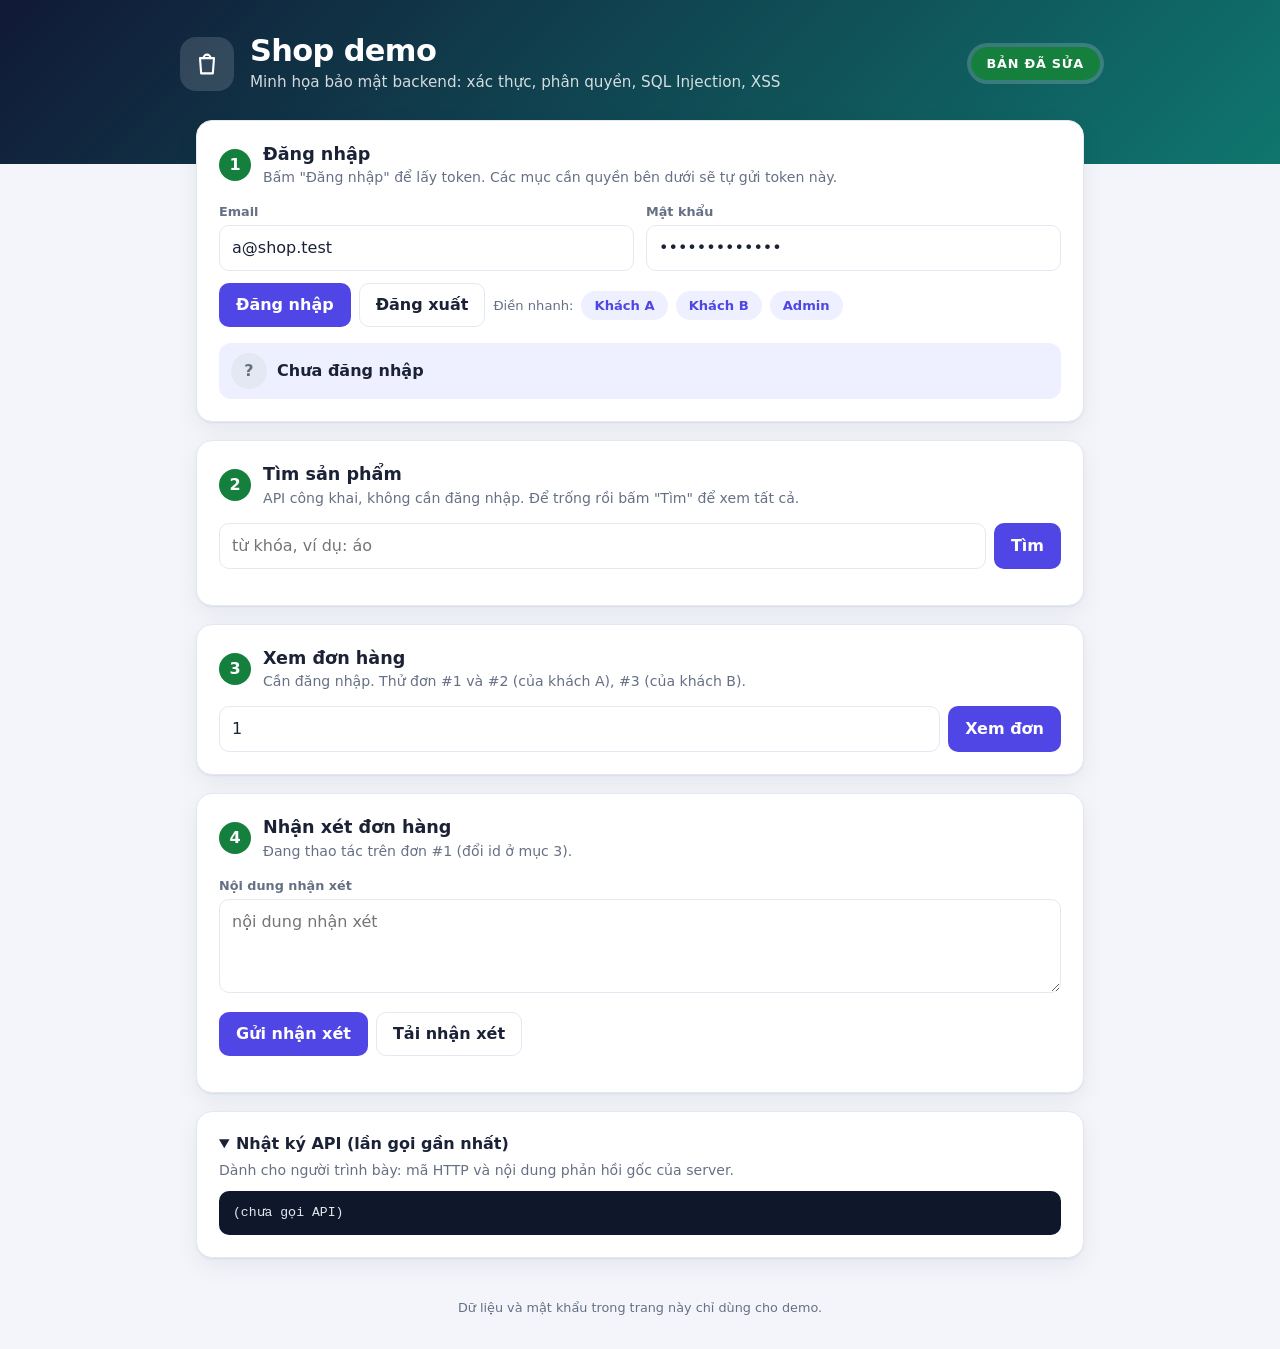
<file: secure/public/index.html>
<!doctype html>
<html lang="vi">
<head>
  <meta charset="utf-8">
  <meta name="viewport" content="width=device-width, initial-scale=1">
  <title>Shop demo - BẢN ĐÃ SỬA</title>
  <link rel="stylesheet" href="style.css">
</head>
<body class="variant-secure">
  <header class="hero">
    <div class="hero-inner">
      <div class="logo">
        <svg width="28" height="28" viewBox="0 0 24 24" fill="none" stroke="#fff" stroke-width="1.8" stroke-linecap="round" stroke-linejoin="round" aria-hidden="true"><path d="M6 7h12l-1 13H7L6 7z"/><path d="M9 7a3 3 0 0 1 6 0"/></svg>
      </div>
      <div>
        <h1>Shop demo</h1>
        <p>Minh họa bảo mật backend: xác thực, phân quyền, SQL Injection, XSS</p>
      </div>
      <span class="badge">BẢN ĐÃ SỬA</span>
    </div>
  </header>

  <main>
    <section class="card" id="sec-login">
      <div class="card-head">
        <span class="step">1</span>
        <div>
          <h2>Đăng nhập</h2>
          <p class="card-sub">Bấm "Đăng nhập" để lấy token. Các mục cần quyền bên dưới sẽ tự gửi token này.</p>
        </div>
      </div>
      <form id="loginForm" autocomplete="off" novalidate>
        <div class="row">
          <div>
            <label class="field" for="email">Email</label>
            <input id="email" placeholder="email" value="a@shop.test">
          </div>
          <div>
            <label class="field" for="password">Mật khẩu</label>
            <input id="password" type="password" placeholder="mật khẩu" value="CustomerA@123">
          </div>
        </div>
        <div class="actions">
          <button class="primary" id="login" type="submit">Đăng nhập</button>
          <button class="ghost" id="logout" type="button">Đăng xuất</button>
          <span class="hint">Điền nhanh:</span>
          <button class="chip" type="button" data-email="a@shop.test" data-password="CustomerA@123">Khách A</button>
          <button class="chip" type="button" data-email="b@shop.test" data-password="CustomerB@123">Khách B</button>
          <button class="chip" type="button" data-email="admin@shop.test" data-password="Admin@12345">Admin</button>
        </div>
      </form>
      <div id="who" class="who">
        <div id="avatar" class="avatar">?</div>
        <span id="whoName" class="who-name">Chưa đăng nhập</span>
        <span id="whoRole" class="pill" hidden></span>
      </div>
      <div id="loginMsg" aria-live="polite"></div>
    </section>

    <section class="card" id="sec-products">
      <div class="card-head">
        <span class="step">2</span>
        <div>
          <h2>Tìm sản phẩm</h2>
          <p class="card-sub">API công khai, không cần đăng nhập. Để trống rồi bấm "Tìm" để xem tất cả.</p>
        </div>
      </div>
      <form id="searchForm" class="inline" autocomplete="off">
        <input id="q" placeholder="từ khóa, ví dụ: áo" aria-label="Từ khóa tìm kiếm">
        <button class="primary" id="search" type="submit">Tìm</button>
      </form>
      <div id="productsMsg" aria-live="polite"></div>
      <ul id="products" class="grid"></ul>
    </section>

    <section class="card" id="sec-orders">
      <div class="card-head">
        <span class="step">3</span>
        <div>
          <h2>Xem đơn hàng</h2>
          <p class="card-sub">Cần đăng nhập. Thử đơn #1 và #2 (của khách A), #3 (của khách B).</p>
        </div>
      </div>
      <form id="orderForm" class="inline" autocomplete="off">
        <input id="orderId" placeholder="id đơn hàng" value="1" aria-label="Id đơn hàng">
        <button class="primary" id="viewOrder" type="submit">Xem đơn</button>
      </form>
      <div id="orderResult" aria-live="polite"></div>
    </section>

    <section class="card" id="sec-reviews">
      <div class="card-head">
        <span class="step">4</span>
        <div>
          <h2>Nhận xét đơn hàng</h2>
          <p class="card-sub" id="reviewHint">Dùng id đơn ở mục 3.</p>
        </div>
      </div>
      <label class="field" for="comment">Nội dung nhận xét</label>
      <textarea id="comment" rows="3" placeholder="nội dung nhận xét"></textarea>
      <div class="actions">
        <button class="primary" id="postReview" type="button">Gửi nhận xét</button>
        <button class="ghost" id="loadReviews" type="button">Tải nhận xét</button>
      </div>
      <div id="reviewMsg" aria-live="polite"></div>
      <ul id="reviews" class="reviews"></ul>
    </section>

    <section class="card log">
      <details open>
        <summary>Nhật ký API (lần gọi gần nhất)</summary>
        <p class="card-sub">Dành cho người trình bày: mã HTTP và nội dung phản hồi gốc của server.</p>
        <pre id="out">(chưa gọi API)</pre>
      </details>
    </section>
  </main>

  <footer>Dữ liệu và mật khẩu trong trang này chỉ dùng cho demo.</footer>

  <script src="app.js"></script>
</body>
</html>
</file>
<file: secure/public/style.css>
/* Giao diện dùng chung cho cả hai bản. Màu nhấn đổi theo class của <body>:
   variant-secure (xanh lá) và variant-vuln (đỏ). */
:root {
  --bg: #f3f5fb;
  --card: #ffffff;
  --text: #1b2236;
  --muted: #667085;
  --line: #e4e8f2;
  --primary: #4f46e5;
  --primary-ink: #ffffff;
  --primary-soft: #eef0ff;
  --ok: #15803d;
  --ok-bg: #e8f7ee;
  --warn: #b45309;
  --warn-bg: #fff4dc;
  --err: #b42318;
  --err-bg: #fdecea;
  --info: #1d4ed8;
  --info-bg: #e6efff;
  --code-bg: #0f172a;
  --code-ink: #e2e8f0;
  --shadow: 0 1px 2px rgba(16, 24, 40, 0.06), 0 8px 24px rgba(16, 24, 40, 0.06);
  --radius: 16px;
  --accent: #15803d;
  --accent-2: #0f766e;
}
body.variant-vuln {
  --accent: #b91c1c;
  --accent-2: #7f1d1d;
}

@media (prefers-color-scheme: dark) {
  :root {
    --bg: #0b1020;
    --card: #131a2e;
    --text: #e8ecf8;
    --muted: #97a1bb;
    --line: #26304a;
    --primary: #818cf8;
    --primary-ink: #0b1020;
    --primary-soft: #1c2347;
    --ok: #4ade80;
    --ok-bg: #12301f;
    --warn: #fbbf24;
    --warn-bg: #35280c;
    --err: #f87171;
    --err-bg: #3a1613;
    --info: #93c5fd;
    --info-bg: #14264a;
    --code-bg: #070b16;
    --shadow: 0 1px 2px rgba(0, 0, 0, 0.4), 0 8px 24px rgba(0, 0, 0, 0.35);
  }
}

* { box-sizing: border-box; }
[hidden] { display: none !important; }

body {
  margin: 0;
  background: var(--bg);
  color: var(--text);
  font-family: system-ui, -apple-system, "Segoe UI", Roboto, "Helvetica Neue", Arial, sans-serif;
  line-height: 1.5;
}

/* ---------- Đầu trang ---------- */
.hero {
  background: linear-gradient(135deg, #111936 0%, var(--accent-2) 100%);
  color: #fff;
  padding: 34px 16px 70px;
}
.hero-inner {
  max-width: 920px;
  margin: 0 auto;
  display: flex;
  align-items: center;
  gap: 16px;
  flex-wrap: wrap;
}
.logo {
  width: 54px;
  height: 54px;
  border-radius: 16px;
  background: rgba(255, 255, 255, 0.14);
  display: grid;
  place-items: center;
  flex: none;
}
.hero h1 { margin: 0; font-size: 1.9rem; letter-spacing: -0.02em; line-height: 1.15; }
.hero p { margin: 2px 0 0; opacity: 0.82; font-size: 0.95rem; }
.badge {
  margin-left: auto;
  background: var(--accent);
  color: #fff;
  padding: 7px 16px;
  border-radius: 999px;
  font-weight: 800;
  font-size: 0.8rem;
  letter-spacing: 0.06em;
  box-shadow: 0 0 0 4px rgba(255, 255, 255, 0.18);
}

main {
  max-width: 920px;
  margin: -44px auto 40px;
  padding: 0 16px;
  display: grid;
  gap: 18px;
}

/* ---------- Thẻ (mỗi bước một thẻ) ---------- */
.card {
  background: var(--card);
  border: 1px solid var(--line);
  border-radius: var(--radius);
  box-shadow: var(--shadow);
  padding: 20px 22px 22px;
}
.card-head { display: flex; align-items: center; gap: 12px; margin-bottom: 14px; }
.card h2 { margin: 0; font-size: 1.1rem; }
.card-sub { margin: 0; color: var(--muted); font-size: 0.88rem; }
.step {
  width: 32px;
  height: 32px;
  border-radius: 50%;
  background: var(--accent);
  color: #fff;
  font-weight: 800;
  display: grid;
  place-items: center;
  flex: none;
}

/* ---------- Form ---------- */
label.field { display: block; font-size: 0.8rem; font-weight: 600; color: var(--muted); margin-bottom: 4px; }
input, textarea {
  width: 100%;
  padding: 10px 12px;
  border: 1px solid var(--line);
  border-radius: 10px;
  background: var(--card);
  color: var(--text);
  font: inherit;
}
textarea { resize: vertical; }
input:focus-visible, textarea:focus-visible, button:focus-visible, summary:focus-visible {
  outline: 2px solid var(--primary);
  outline-offset: 2px;
}
.row { display: flex; gap: 12px; flex-wrap: wrap; }
.row > * { flex: 1 1 220px; }
.inline { display: flex; gap: 8px; }
.inline input { flex: 1; }
.actions { display: flex; gap: 8px; flex-wrap: wrap; align-items: center; margin-top: 12px; }
.hint { color: var(--muted); font-size: 0.82rem; }

button {
  font: inherit;
  font-weight: 600;
  padding: 9px 16px;
  border-radius: 10px;
  border: 1px solid transparent;
  cursor: pointer;
  transition: transform 0.05s, filter 0.15s;
}
button:hover:not(:disabled) { filter: brightness(1.08); }
button:active:not(:disabled) { transform: translateY(1px); }
button:disabled { opacity: 0.6; cursor: wait; }
button.primary { background: var(--primary); color: var(--primary-ink); }
button.ghost { background: transparent; color: var(--text); border-color: var(--line); }
button.chip {
  padding: 4px 12px;
  font-size: 0.82rem;
  background: var(--primary-soft);
  color: var(--primary);
  border-color: transparent;
  border-radius: 999px;
}

/* ---------- Trạng thái đăng nhập ---------- */
.who {
  display: flex;
  align-items: center;
  gap: 10px;
  padding: 10px 12px;
  margin-top: 16px;
  border-radius: 12px;
  background: var(--primary-soft);
}
.avatar {
  width: 36px;
  height: 36px;
  border-radius: 50%;
  background: var(--line);
  color: var(--muted);
  display: grid;
  place-items: center;
  font-weight: 800;
}
.who.on .avatar { background: var(--accent); color: #fff; }
.who-name { font-weight: 600; }
.pill { padding: 2px 10px; border-radius: 999px; font-size: 0.75rem; font-weight: 700; background: var(--line); color: var(--muted); }
.pill.admin { background: var(--err-bg); color: var(--err); }
.pill.customer { background: var(--info-bg); color: var(--info); }

/* ---------- Thông báo ---------- */
.alert {
  margin-top: 12px;
  padding: 10px 14px;
  border-radius: 10px;
  border-left: 4px solid;
  font-size: 0.92rem;
  overflow-wrap: anywhere;
  animation: pop 0.18s ease-out;
}
.alert.ok { background: var(--ok-bg); color: var(--ok); border-color: var(--ok); }
.alert.warn { background: var(--warn-bg); color: var(--warn); border-color: var(--warn); }
.alert.err { background: var(--err-bg); color: var(--err); border-color: var(--err); }
.alert.info { background: var(--info-bg); color: var(--info); border-color: var(--info); }
.alert pre { margin: 8px 0 0; }

.empty {
  text-align: center;
  color: var(--muted);
  padding: 18px;
  border: 1px dashed var(--line);
  border-radius: 12px;
  margin-top: 14px;
}

/* ---------- Sản phẩm ---------- */
.grid {
  list-style: none;
  padding: 0;
  margin: 14px 0 0;
  display: grid;
  grid-template-columns: repeat(auto-fill, minmax(210px, 1fr));
  gap: 12px;
}
.product { border: 1px solid var(--line); border-radius: 12px; padding: 12px 14px; animation: pop 0.2s ease-out; }
.product-name { font-weight: 700; margin-bottom: 4px; overflow-wrap: anywhere; }
.product-desc { color: var(--muted); font-size: 0.85rem; min-height: 2.5em; overflow-wrap: anywhere; }
.product-foot { display: flex; justify-content: space-between; align-items: center; margin-top: 8px; }
.price { font-weight: 800; color: var(--accent); }
.stock { font-size: 0.78rem; color: var(--muted); background: var(--primary-soft); padding: 2px 10px; border-radius: 999px; }

/* ---------- Đơn hàng ---------- */
.order { margin-top: 16px; border: 1px solid var(--line); border-radius: 14px; overflow: hidden; animation: pop 0.2s ease-out; }
.order-head {
  display: flex;
  justify-content: space-between;
  align-items: center;
  gap: 12px;
  flex-wrap: wrap;
  padding: 14px 16px;
  background: var(--primary-soft);
}
.order-head h3 { margin: 0; font-size: 1.1rem; }
.order-owner { color: var(--muted); font-size: 0.85rem; }
.order-body { padding: 14px 16px 16px; }
.status { padding: 3px 12px; border-radius: 999px; font-size: 0.78rem; font-weight: 700; background: var(--line); color: var(--muted); }
.status.pending { background: var(--warn-bg); color: var(--warn); }
.status.paid { background: var(--ok-bg); color: var(--ok); }
.status.shipped { background: var(--info-bg); color: var(--info); }
.status.cancelled { background: var(--err-bg); color: var(--err); }
.meta { display: grid; grid-template-columns: repeat(auto-fit, minmax(190px, 1fr)); gap: 12px; margin: 0 0 14px; }
.meta dt { font-size: 0.72rem; color: var(--muted); text-transform: uppercase; letter-spacing: 0.06em; }
.meta dd { margin: 2px 0 0; font-weight: 600; overflow-wrap: anywhere; }
.table-wrap { overflow-x: auto; }
table.items { width: 100%; border-collapse: collapse; font-size: 0.92rem; }
.items th, .items td { padding: 8px 10px; text-align: left; border-bottom: 1px solid var(--line); }
.items th { font-size: 0.72rem; color: var(--muted); text-transform: uppercase; letter-spacing: 0.05em; }
.items .num { text-align: right; font-variant-numeric: tabular-nums; white-space: nowrap; }
.items tfoot td { font-weight: 800; border-bottom: 0; }
details.raw { margin-top: 12px; }
details summary { cursor: pointer; color: var(--muted); font-size: 0.85rem; }

/* ---------- Nhận xét ---------- */
.reviews { list-style: none; padding: 0; margin: 14px 0 0; display: grid; gap: 10px; }
.review { border: 1px solid var(--line); border-radius: 12px; padding: 10px 14px; animation: pop 0.2s ease-out; }
.review-text { overflow-wrap: anywhere; }
.review-date { color: var(--muted); font-size: 0.78rem; margin-top: 2px; }

/* ---------- Nhật ký API ---------- */
pre {
  background: var(--code-bg);
  color: var(--code-ink);
  padding: 12px 14px;
  border-radius: 10px;
  overflow: auto;
  white-space: pre-wrap;
  overflow-wrap: anywhere;
  font-size: 0.82rem;
  margin: 10px 0 0;
  max-height: 340px;
}
.log summary { font-weight: 700; color: var(--text); font-size: 1rem; }
.log .card-sub { margin-top: 4px; }

footer { max-width: 920px; margin: 0 auto 32px; padding: 0 16px; color: var(--muted); font-size: 0.8rem; text-align: center; }

@keyframes pop { from { opacity: 0; transform: translateY(4px); } to { opacity: 1; transform: none; } }
@media (prefers-reduced-motion: reduce) { * { animation: none !important; transition: none !important; } }
@media (max-width: 560px) {
  .hero h1 { font-size: 1.5rem; }
  .badge { margin-left: 0; }
  .card { padding: 16px; }
}
</file>
